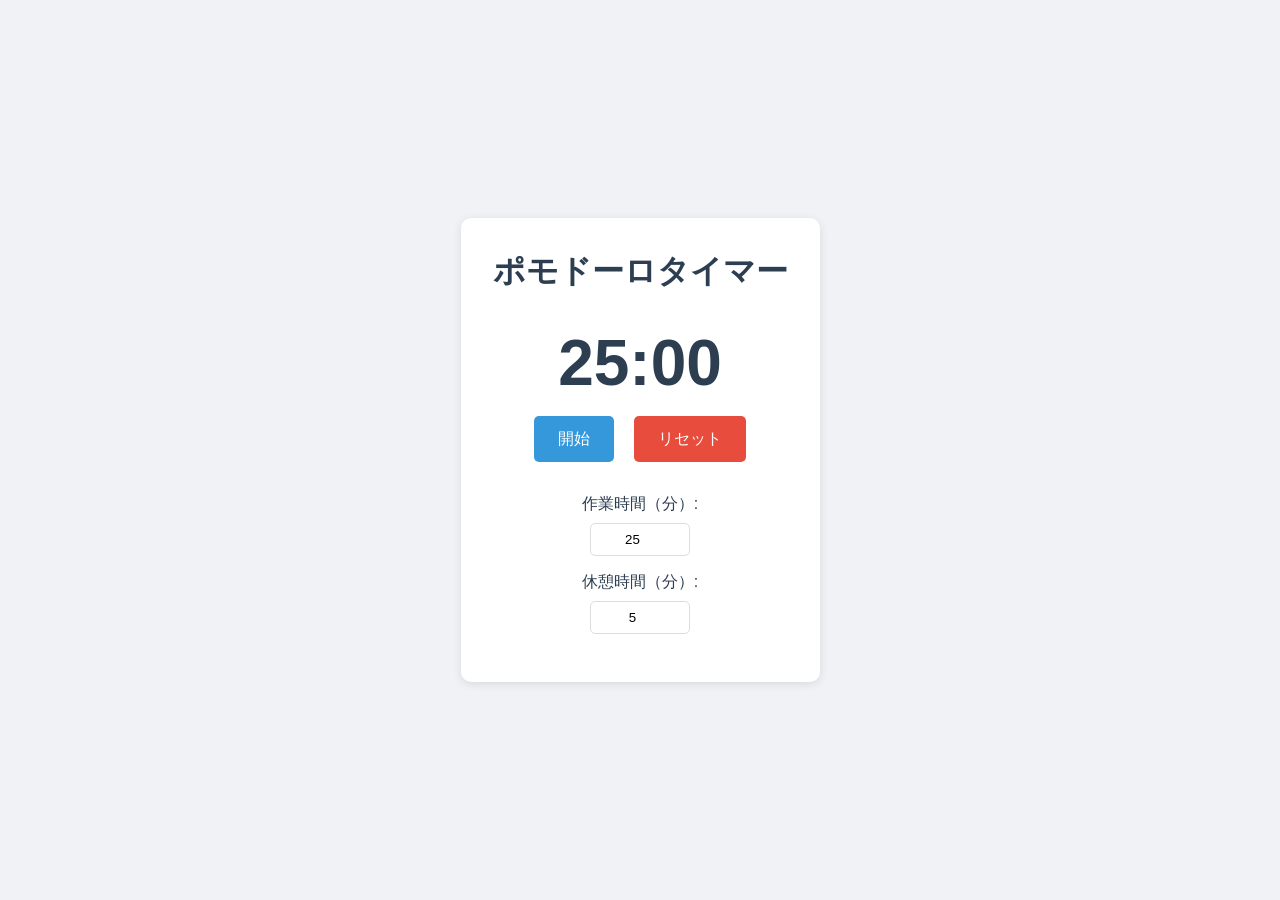
<file: index.html>
<!DOCTYPE html>
<html lang="ja">
<head>
    <meta charset="UTF-8">
    <meta name="viewport" content="width=device-width, initial-scale=1.0">
    <title>ポモドーロタイマー</title>
    <link rel="stylesheet" href="styles.css">
</head>
<body>
    <div class="container">
        <h1>ポモドーロタイマー</h1>
        <div class="timer-container">
            <div id="timer-display">25:00</div>
            <div class="controls">
                <button id="start-btn">開始</button>
                <button id="reset-btn">リセット</button>
            </div>
        </div>
        <div class="settings">
            <div class="setting-item">
                <label for="work-time">作業時間（分）:</label>
                <input type="number" id="work-time" value="25" min="1" max="120">
            </div>
            <div class="setting-item">
                <label for="break-time">休憩時間（分）:</label>
                <input type="number" id="break-time" value="5" min="1" max="60">
            </div>
        </div>
    </div>
    <script src="script.js"></script>
</body>
</html>
</file>
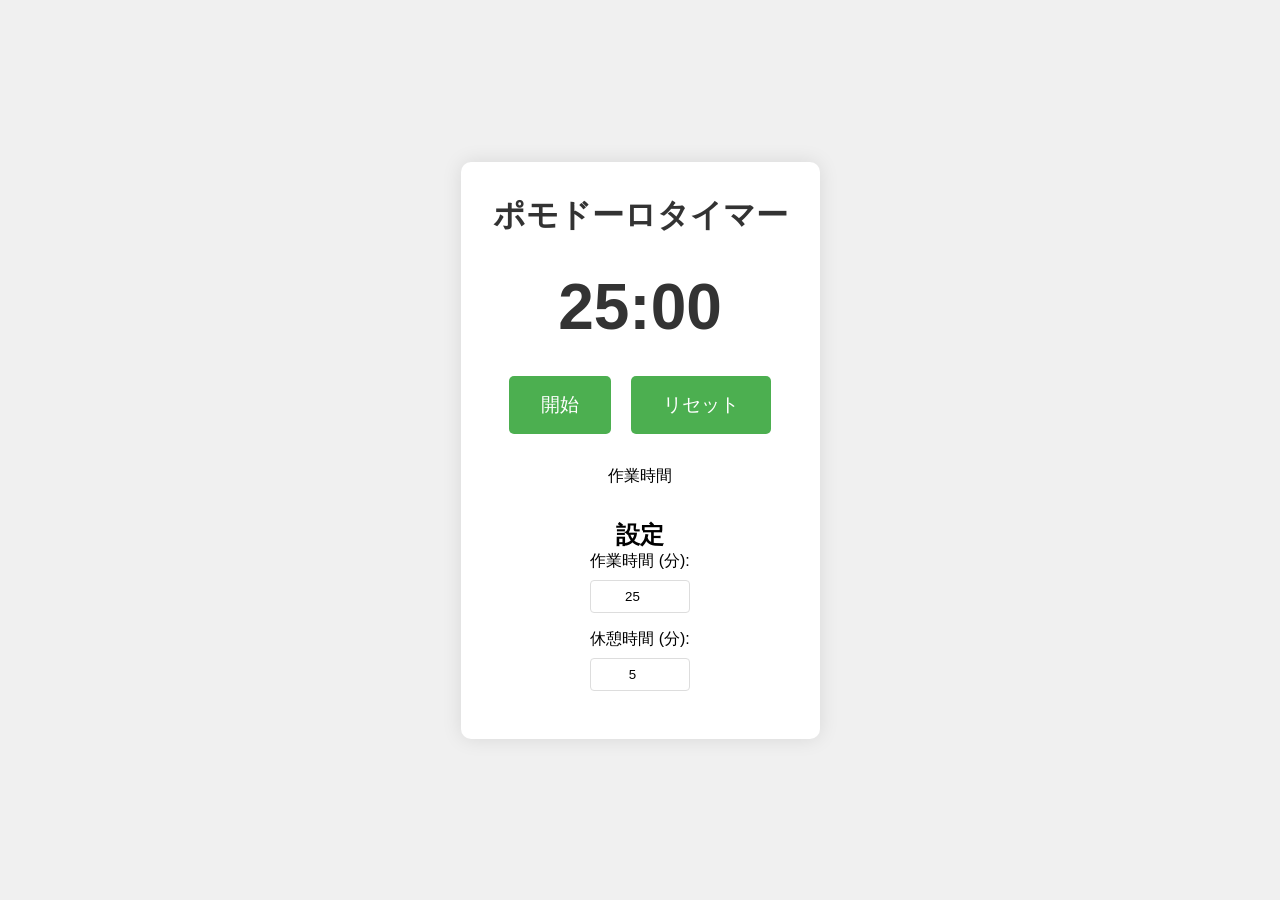
<file: pomodoro.html>
<!DOCTYPE html>
<html lang="ja">
<head>
    <meta charset="UTF-8">
    <meta name="viewport" content="width=device-width, initial-scale=1.0">
    <title>ポモドーロタイマー</title>
    <link rel="stylesheet" href="pomodoro.css">
</head>
<body>
    <div class="container">
        <h1>ポモドーロタイマー</h1>
        <div class="timer-container">
            <div id="timer" class="timer">25:00</div>
        </div>
        <div class="controls">
            <button id="startBtn" class="btn">開始</button>
            <button id="resetBtn" class="btn">リセット</button>
        </div>
        <div class="status">
            <p id="statusText">作業時間</p>
        </div>
        <div class="settings">
            <h2>設定</h2>
            <div class="setting-item">
                <label for="workTime">作業時間 (分):</label>
                <input type="number" id="workTime" value="25" min="1">
            </div>
            <div class="setting-item">
                <label for="breakTime">休憩時間 (分):</label>
                <input type="number" id="breakTime" value="5" min="1">
            </div>
        </div>
    </div>
    <script src="pomodoro.js"></script>
</body>
</html>
</file>
<file: styles.css>
* {
    margin: 0;
    padding: 0;
    box-sizing: border-box;
}

body {
    font-family: 'Arial', sans-serif;
    background-color: #f0f2f5;
    display: flex;
    justify-content: center;
    align-items: center;
    min-height: 100vh;
}

.container {
    text-align: center;
    background-color: white;
    padding: 2rem;
    border-radius: 10px;
    box-shadow: 0 2px 10px rgba(0, 0, 0, 0.1);
}

h1 {
    color: #2c3e50;
    margin-bottom: 2rem;
}

.timer-container {
    margin-bottom: 2rem;
}

#timer-display {
    font-size: 4rem;
    font-weight: bold;
    color: #2c3e50;
    margin-bottom: 1rem;
}

.controls button {
    padding: 0.8rem 1.5rem;
    font-size: 1rem;
    margin: 0 0.5rem;
    border: none;
    border-radius: 5px;
    cursor: pointer;
    transition: background-color 0.3s;
}

#start-btn {
    background-color: #3498db;
    color: white;
}

#reset-btn {
    background-color: #e74c3c;
    color: white;
}

.controls button:hover {
    opacity: 0.9;
}

.settings {
    margin-top: 2rem;
}

.setting-item {
    margin-bottom: 1rem;
}

.setting-item label {
    display: block;
    margin-bottom: 0.5rem;
    color: #2c3e50;
}

.setting-item input {
    width: 100px;
    padding: 0.5rem;
    border: 1px solid #ddd;
    border-radius: 5px;
    text-align: center;
}
</file>
<file: pomodoro.css>
* {
    margin: 0;
    padding: 0;
    box-sizing: border-box;
}

body {
    font-family: 'Arial', sans-serif;
    background-color: #f0f0f0;
    display: flex;
    justify-content: center;
    align-items: center;
    min-height: 100vh;
}

.container {
    text-align: center;
    background-color: white;
    padding: 2rem;
    border-radius: 10px;
    box-shadow: 0 0 20px rgba(0, 0, 0, 0.1);
}

h1 {
    color: #333;
    margin-bottom: 2rem;
}

.timer-container {
    margin-bottom: 2rem;
}

.timer {
    font-size: 4rem;
    font-weight: bold;
    color: #333;
}

.controls {
    margin-bottom: 2rem;
}

.btn {
    padding: 1rem 2rem;
    font-size: 1.2rem;
    background-color: #4CAF50;
    color: white;
    border: none;
    border-radius: 5px;
    cursor: pointer;
    margin: 0 0.5rem;
    transition: background-color 0.3s;
}

.btn:hover {
    background-color: #45a049;
}

.status {
    margin-bottom: 2rem;
}

.settings {
    margin-top: 2rem;
}

.setting-item {
    margin-bottom: 1rem;
}

.setting-item label {
    display: block;
    margin-bottom: 0.5rem;
}

.setting-item input {
    padding: 0.5rem;
    width: 100px;
    border: 1px solid #ddd;
    border-radius: 4px;
    text-align: center;
}
</file>
